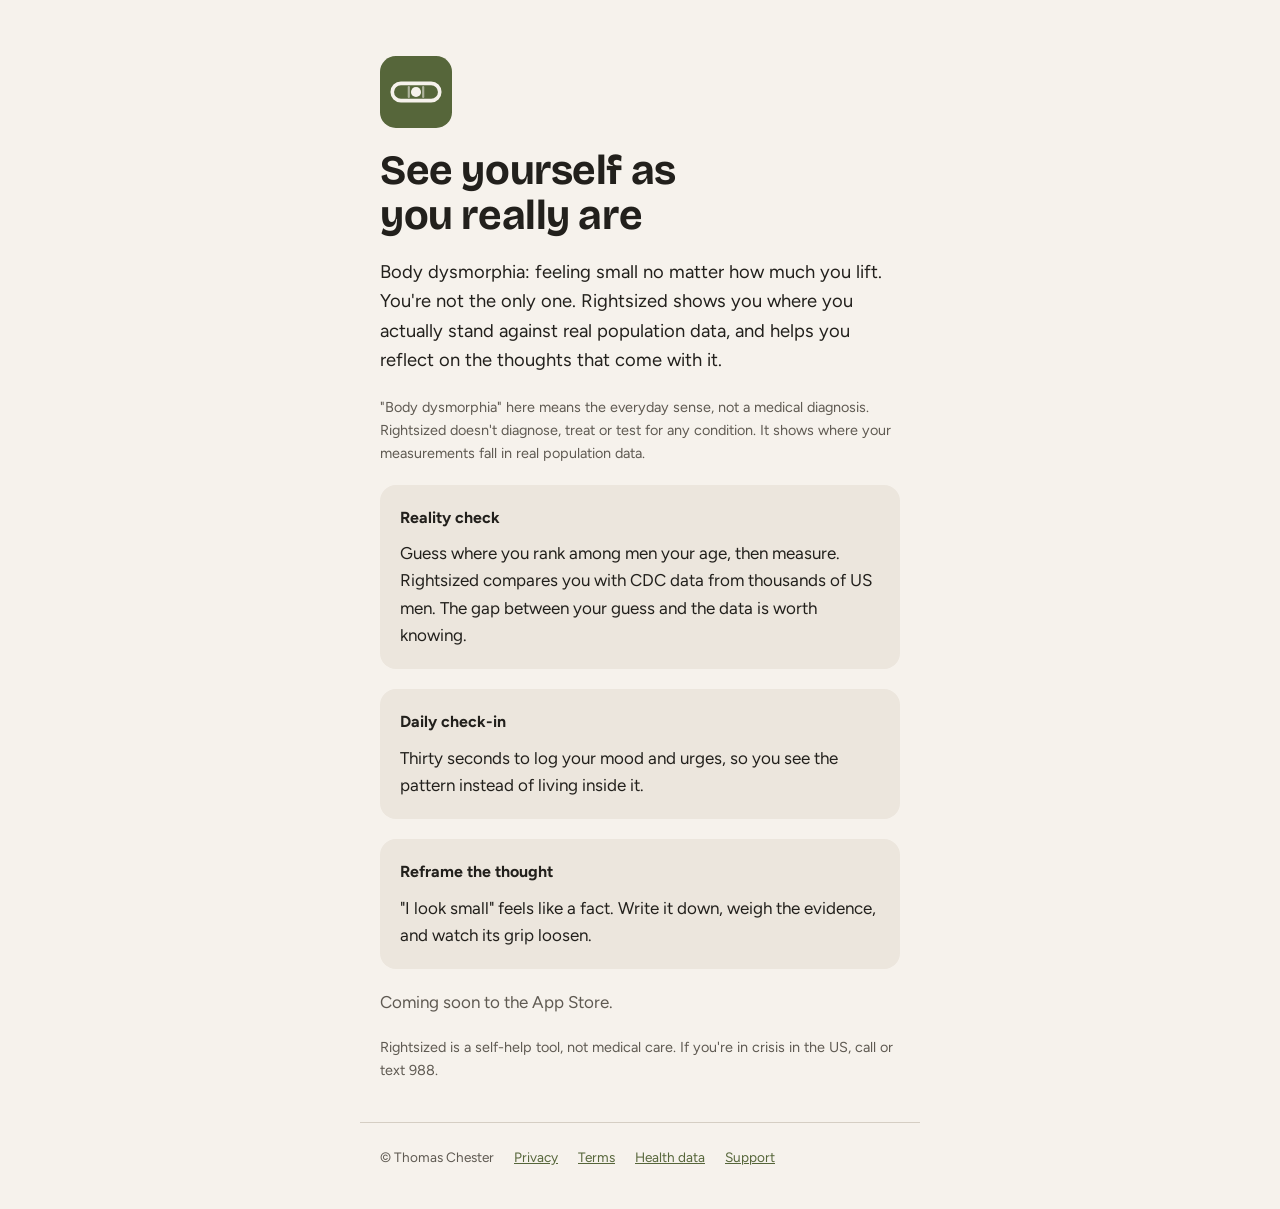
<file: index.html>
<!doctype html>
<html lang="en">
<head>
<meta charset="utf-8">
<meta name="viewport" content="width=device-width, initial-scale=1">
<title>Rightsized · See yourself as you really are</title>
<meta name="description" content="Rightsized is a self-reflection app for men who feel small no matter how much they lift: compare how you see your body with real population data, check in daily, and journal your thoughts.">
<link rel="icon" href="assets/favicon.png">
<link rel="preconnect" href="https://fonts.googleapis.com">
<link rel="stylesheet" href="https://fonts.googleapis.com/css2?family=Bricolage+Grotesque:opsz,wght@12..96,700&family=Figtree:wght@400;600;700&display=swap">
<link rel="stylesheet" href="assets/site.css">
</head>
<body>
<main>
  <img class="logo" src="assets/logo.svg" alt="Rightsized logo">
  <h1>See yourself as you really are</h1>
  <p class="lede">Body dysmorphia: feeling small no matter how much you lift. You're not the only one. Rightsized shows you where you actually stand against real population data, and helps you reflect on the thoughts that come with it.</p>
  <p class="small muted">"Body dysmorphia" here means the everyday sense, not a medical diagnosis. Rightsized doesn't diagnose, treat or test for any condition. It shows where your measurements fall in real population data.</p>
  <div class="card">
    <h2>Reality check</h2>
    <p>Guess where you rank among men your age, then measure. Rightsized compares you with CDC data from thousands of US men. The gap between your guess and the data is worth knowing.</p>
  </div>
  <div class="card">
    <h2>Daily check-in</h2>
    <p>Thirty seconds to log your mood and urges, so you see the pattern instead of living inside it.</p>
  </div>
  <div class="card">
    <h2>Reframe the thought</h2>
    <p>"I look small" feels like a fact. Write it down, weigh the evidence, and watch its grip loosen.</p>
  </div>
  <p class="muted">Coming soon to the App Store.</p>
  <p class="small muted">Rightsized is a self-help tool, not medical care. If you're in crisis in the US, call or text 988.</p>
</main>
<footer>
  <span>© Thomas Chester</span>
  <a href="privacy/">Privacy</a>
  <a href="terms/">Terms</a>
  <a href="health-data/">Health data</a>
  <a href="support/">Support</a>
</footer>
</body>
</html>
</file>
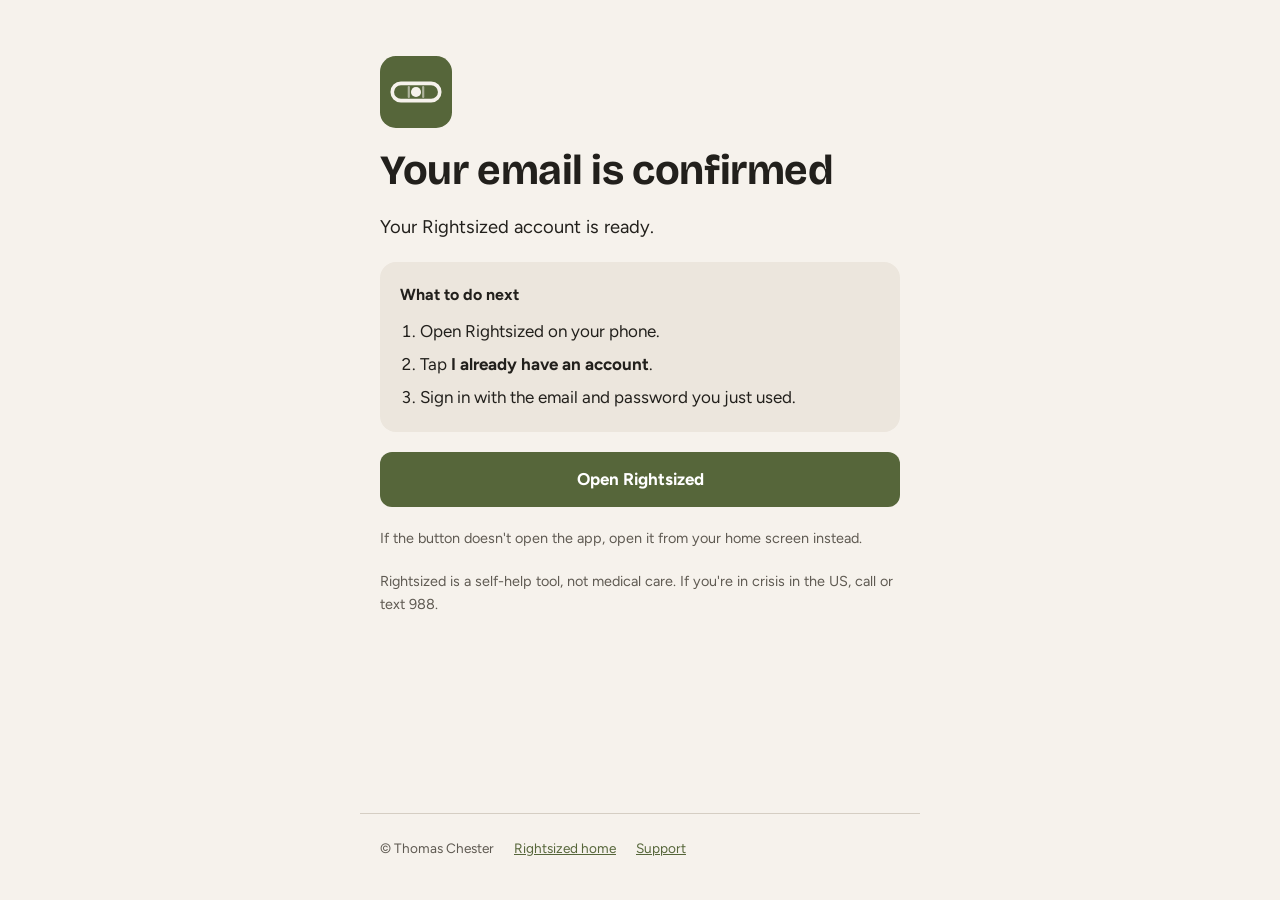
<file: confirmed/index.html>
<!doctype html>
<html lang="en">
<head>
<meta charset="utf-8">
<meta name="viewport" content="width=device-width, initial-scale=1">
<meta name="robots" content="noindex">
<title>Email confirmed · Rightsized</title>
<link rel="icon" href="../assets/favicon.png">
<link rel="preconnect" href="https://fonts.googleapis.com">
<link rel="stylesheet" href="https://fonts.googleapis.com/css2?family=Bricolage+Grotesque:opsz,wght@12..96,700&family=Figtree:wght@400;600;700&display=swap">
<link rel="stylesheet" href="../assets/site.css">
</head>
<body>
<main>
  <img class="logo" src="../assets/logo.svg" alt="Rightsized logo">

  <section id="ok">
    <div style="display:flex;flex-direction:column;gap:20px">
      <h1>Your email is confirmed</h1>
      <p class="lede">Your Rightsized account is ready.</p>
      <div class="card">
        <h2>What to do next</h2>
        <ol>
          <li>Open Rightsized on your phone.</li>
          <li>Tap <strong>I already have an account</strong>.</li>
          <li>Sign in with the email and password you just used.</li>
        </ol>
      </div>
      <a class="button" href="rightsized://">Open Rightsized</a>
      <p class="small muted">If the button doesn't open the app, open it from your home screen instead.</p>
    </div>
  </section>

  <section id="failed" hidden>
    <div style="display:flex;flex-direction:column;gap:20px">
      <h1>This link didn't work</h1>
      <p class="lede" id="failed-reason">The confirmation link has expired or was already used.</p>
      <div class="card">
        <h2>Try this</h2>
        <ol>
          <li>Open Rightsized and try signing in. If your email was already confirmed, it will work.</li>
          <li>If not, sign up again with the same email to get a fresh link.</li>
        </ol>
      </div>
    </div>
  </section>

  <p class="small muted">Rightsized is a self-help tool, not medical care. If you're in crisis in the US, call or text 988.</p>
</main>
<footer>
  <span>© Thomas Chester</span>
  <a href="../">Rightsized home</a>
  <a href="../support/">Support</a>
</footer>
<script>
  // Supabase reports a failed confirmation in the query string or the hash.
  (function () {
    var params = new URLSearchParams(location.search + '&' + location.hash.replace(/^#/, ''));
    var error = params.get('error_description') || params.get('error');
    if (!error) return;
    document.getElementById('ok').hidden = true;
    document.getElementById('failed').hidden = false;
    if (/expired|invalid/i.test(error)) return;
    document.getElementById('failed-reason').textContent = error.replace(/\+/g, ' ');
  })();
</script>
</body>
</html>
</file>
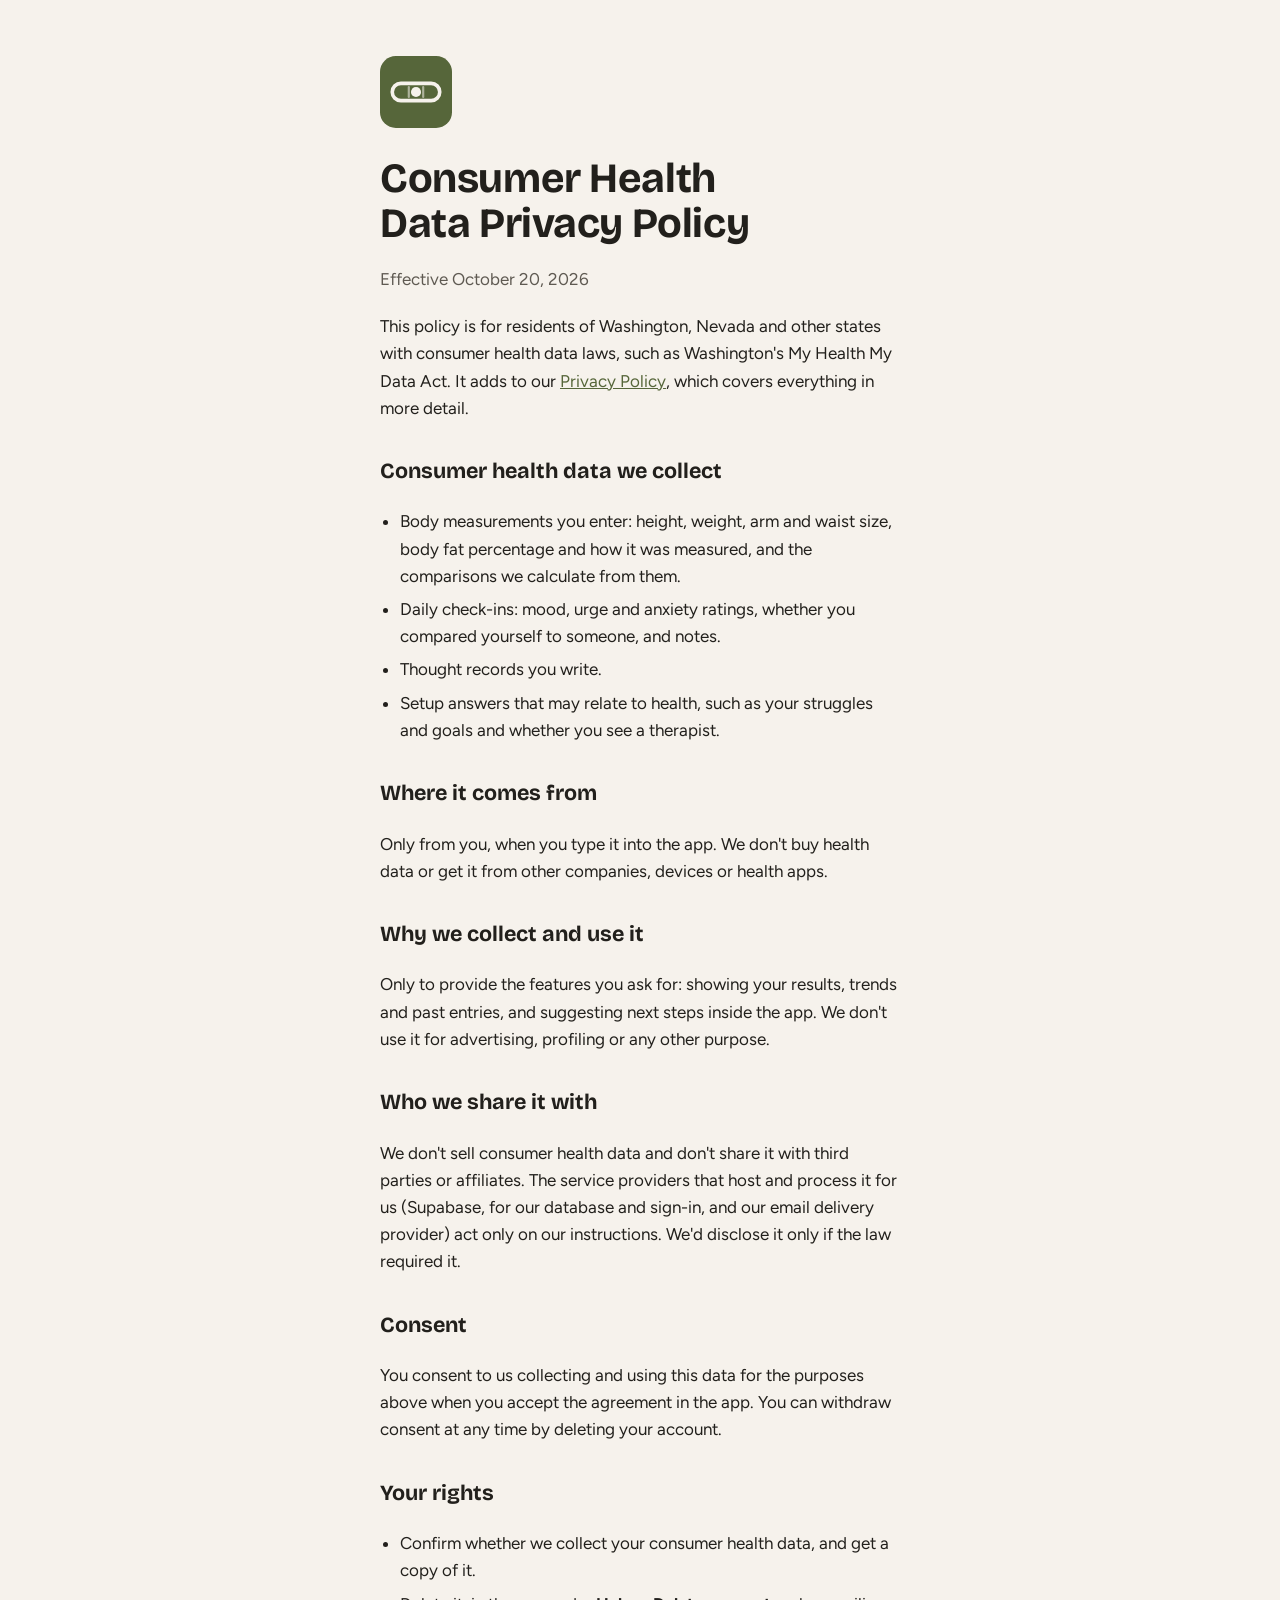
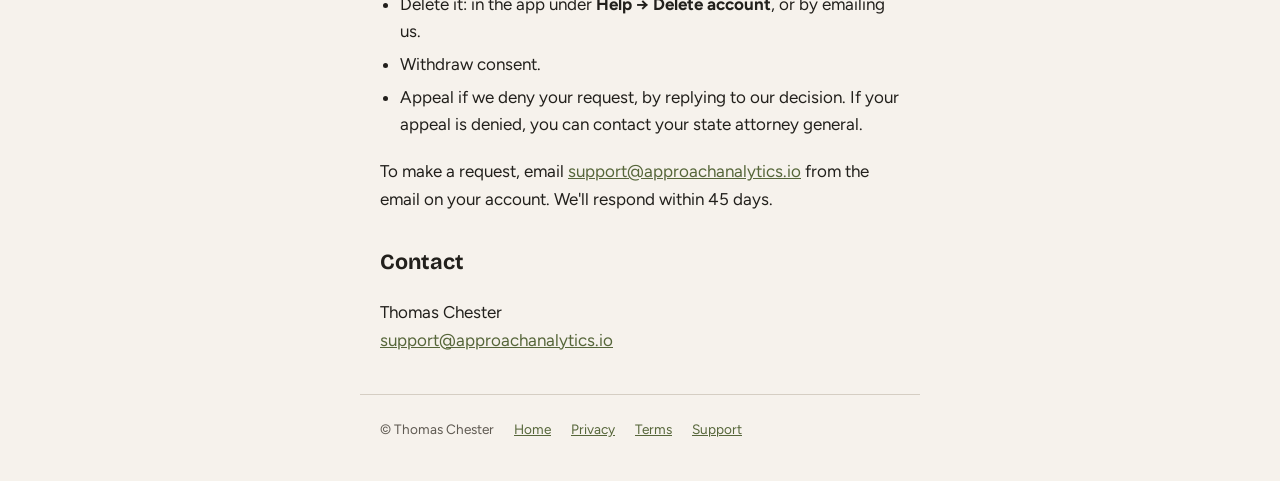
<file: health-data/index.html>
<!doctype html>
<html lang="en">
<head>
<meta charset="utf-8">
<meta name="viewport" content="width=device-width, initial-scale=1">
<title>Consumer Health Data Privacy Policy · Rightsized</title>
<link rel="icon" href="../assets/favicon.png">
<link rel="preconnect" href="https://fonts.googleapis.com">
<link rel="stylesheet" href="https://fonts.googleapis.com/css2?family=Bricolage+Grotesque:opsz,wght@12..96,700&family=Figtree:wght@400;600;700&display=swap">
<link rel="stylesheet" href="../assets/site.css">
<style>
  .doc h2 { font-family: var(--display); font-size: 1.35rem; margin: 12px 0 0; }
  .doc ul { margin: 0; padding-left: 1.2em; display: flex; flex-direction: column; gap: 6px; }
</style>
</head>
<body>
<main class="doc">
  <a href="../"><img class="logo" src="../assets/logo.svg" alt="Rightsized home"></a>
  <h1>Consumer Health Data Privacy Policy</h1>
  <p class="muted">Effective October 20, 2026</p>

  <p>This policy is for residents of Washington, Nevada and other states with consumer health data laws, such as Washington's My Health My Data Act. It adds to our <a href="../privacy/">Privacy Policy</a>, which covers everything in more detail.</p>

  <h2>Consumer health data we collect</h2>
  <ul>
    <li>Body measurements you enter: height, weight, arm and waist size, body fat percentage and how it was measured, and the comparisons we calculate from them.</li>
    <li>Daily check-ins: mood, urge and anxiety ratings, whether you compared yourself to someone, and notes.</li>
    <li>Thought records you write.</li>
    <li>Setup answers that may relate to health, such as your struggles and goals and whether you see a therapist.</li>
  </ul>

  <h2>Where it comes from</h2>
  <p>Only from you, when you type it into the app. We don't buy health data or get it from other companies, devices or health apps.</p>

  <h2>Why we collect and use it</h2>
  <p>Only to provide the features you ask for: showing your results, trends and past entries, and suggesting next steps inside the app. We don't use it for advertising, profiling or any other purpose.</p>

  <h2>Who we share it with</h2>
  <p>We don't sell consumer health data and don't share it with third parties or affiliates. The service providers that host and process it for us (Supabase, for our database and sign-in, and our email delivery provider) act only on our instructions. We'd disclose it only if the law required it.</p>

  <h2>Consent</h2>
  <p>You consent to us collecting and using this data for the purposes above when you accept the agreement in the app. You can withdraw consent at any time by deleting your account.</p>

  <h2>Your rights</h2>
  <ul>
    <li>Confirm whether we collect your consumer health data, and get a copy of it.</li>
    <li>Delete it: in the app under <strong>Help → Delete account</strong>, or by emailing us.</li>
    <li>Withdraw consent.</li>
    <li>Appeal if we deny your request, by replying to our decision. If your appeal is denied, you can contact your state attorney general.</li>
  </ul>
  <p>To make a request, email <a href="mailto:support@approachanalytics.io">support@approachanalytics.io</a> from the email on your account. We'll respond within 45 days.</p>

  <h2>Contact</h2>
  <p>Thomas Chester<br><a href="mailto:support@approachanalytics.io">support@approachanalytics.io</a></p>
</main>
<footer>
  <span>© Thomas Chester</span>
  <a href="../">Home</a>
  <a href="../privacy/">Privacy</a>
  <a href="../terms/">Terms</a>
  <a href="../support/">Support</a>
</footer>
</body>
</html>
</file>
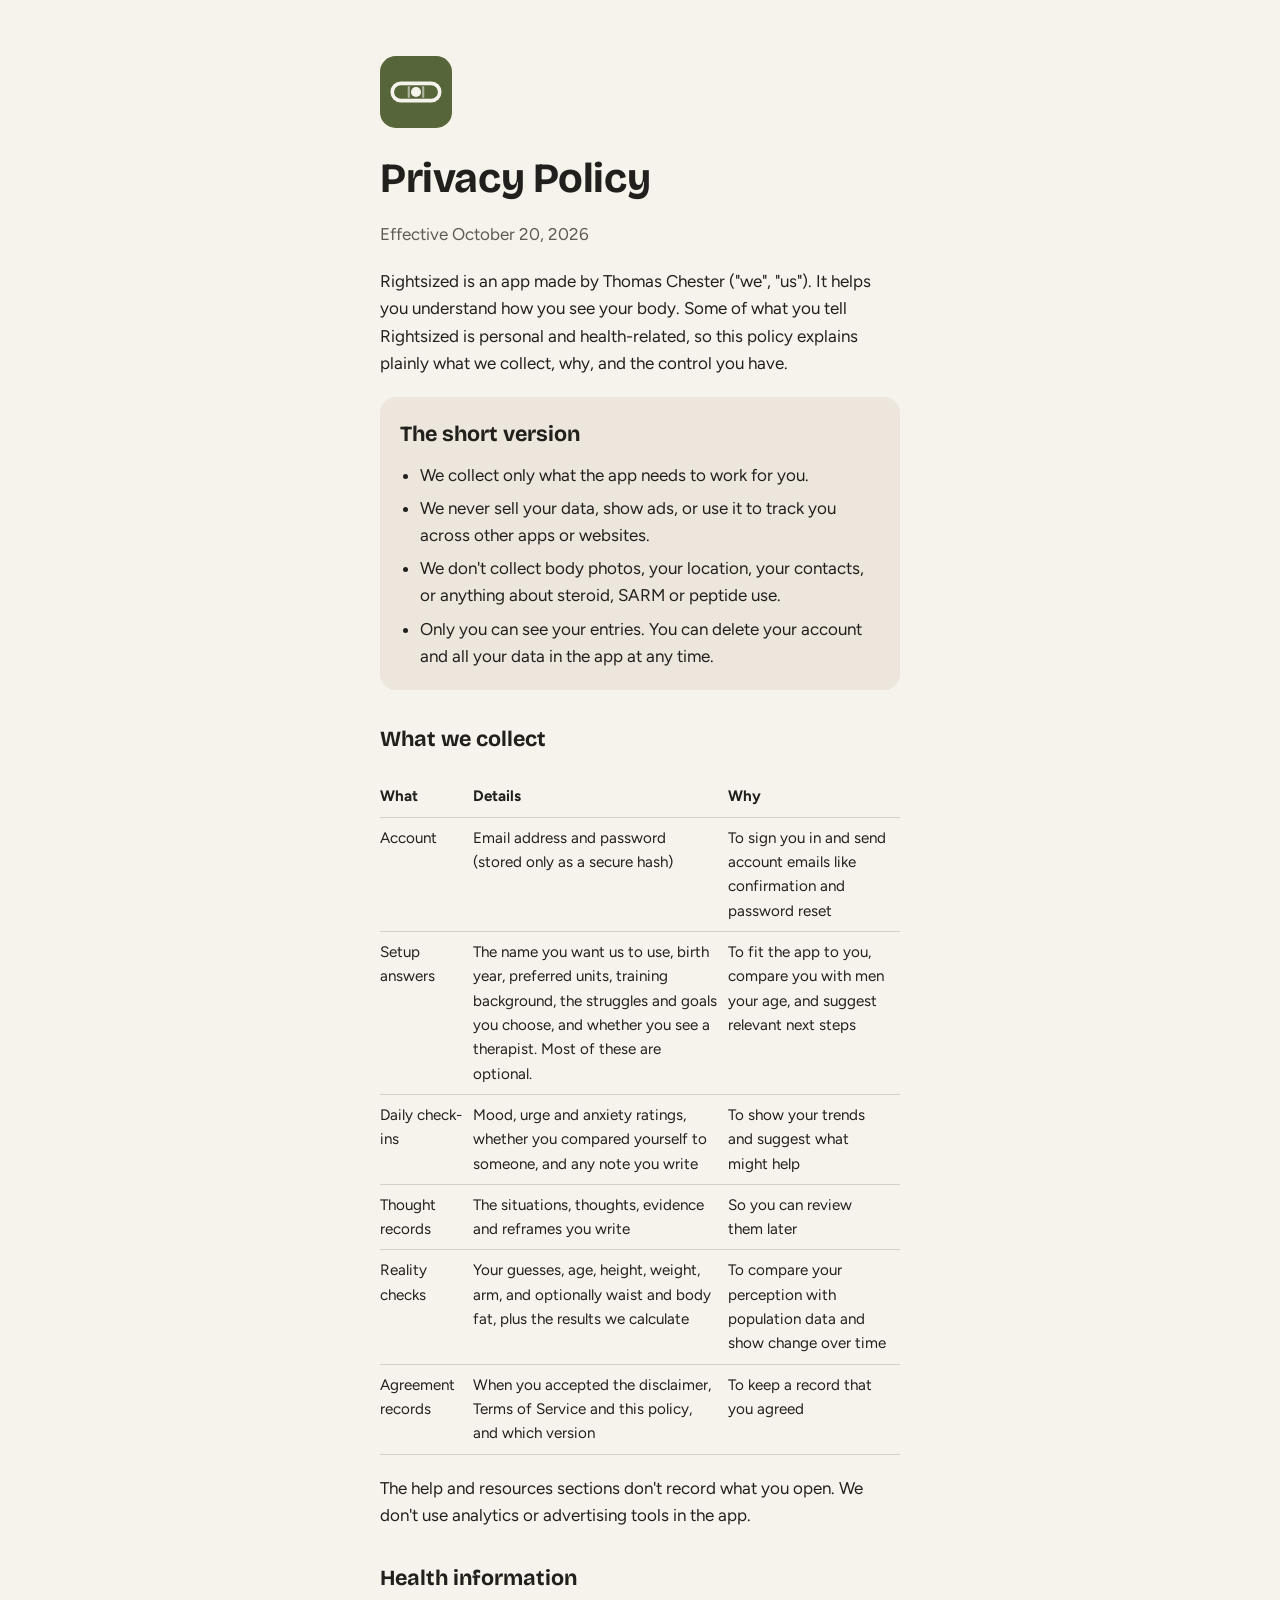
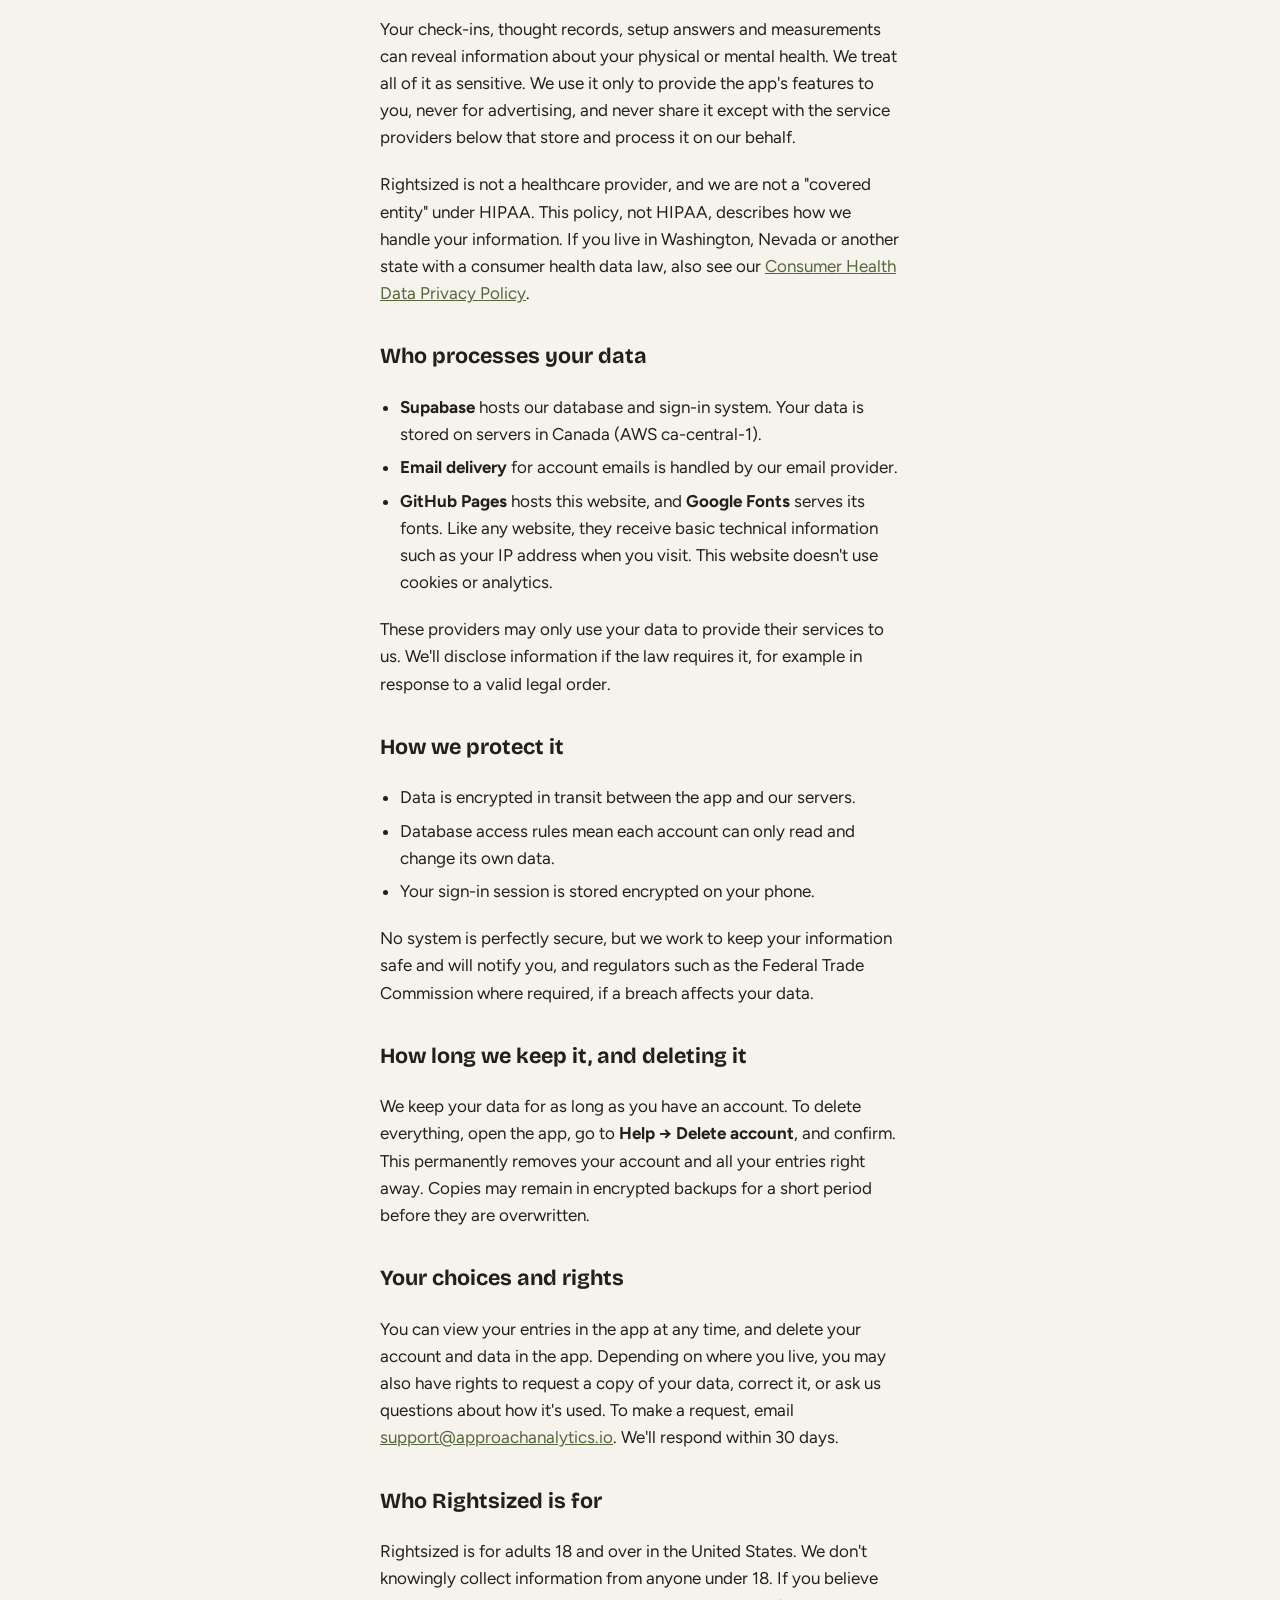
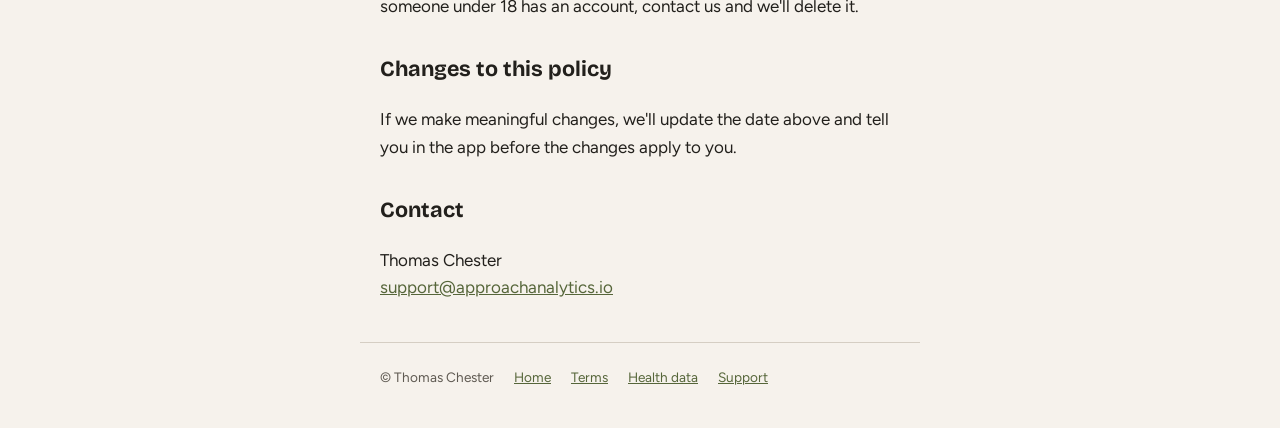
<file: privacy/index.html>
<!doctype html>
<html lang="en">
<head>
<meta charset="utf-8">
<meta name="viewport" content="width=device-width, initial-scale=1">
<title>Privacy Policy · Rightsized</title>
<link rel="icon" href="../assets/favicon.png">
<link rel="preconnect" href="https://fonts.googleapis.com">
<link rel="stylesheet" href="https://fonts.googleapis.com/css2?family=Bricolage+Grotesque:opsz,wght@12..96,700&family=Figtree:wght@400;600;700&display=swap">
<link rel="stylesheet" href="../assets/site.css">
<style>
  .doc h2 { font-family: var(--display); font-size: 1.35rem; margin: 12px 0 0; }
  .doc ul { margin: 0; padding-left: 1.2em; display: flex; flex-direction: column; gap: 6px; }
  .doc table { width: 100%; border-collapse: collapse; font-size: 0.95rem; }
  .doc th, .doc td { text-align: left; vertical-align: top; padding: 8px 10px 8px 0; border-bottom: 1px solid var(--border); }
  .doc th { font-weight: 700; }
  .table-wrap { overflow-x: auto; }
</style>
</head>
<body>
<main class="doc">
  <a href="../"><img class="logo" src="../assets/logo.svg" alt="Rightsized home"></a>
  <h1>Privacy Policy</h1>
  <p class="muted">Effective October 20, 2026</p>

  <p>Rightsized is an app made by Thomas Chester ("we", "us"). It helps you understand how you see your body. Some of what you tell Rightsized is personal and health-related, so this policy explains plainly what we collect, why, and the control you have.</p>

  <div class="card">
    <h2 style="margin:0">The short version</h2>
    <ul>
      <li>We collect only what the app needs to work for you.</li>
      <li>We never sell your data, show ads, or use it to track you across other apps or websites.</li>
      <li>We don't collect body photos, your location, your contacts, or anything about steroid, SARM or peptide use.</li>
      <li>Only you can see your entries. You can delete your account and all your data in the app at any time.</li>
    </ul>
  </div>

  <h2>What we collect</h2>
  <div class="table-wrap">
    <table>
      <tr><th>What</th><th>Details</th><th>Why</th></tr>
      <tr><td>Account</td><td>Email address and password (stored only as a secure hash)</td><td>To sign you in and send account emails like confirmation and password reset</td></tr>
      <tr><td>Setup answers</td><td>The name you want us to use, birth year, preferred units, training background, the struggles and goals you choose, and whether you see a therapist. Most of these are optional.</td><td>To fit the app to you, compare you with men your age, and suggest relevant next steps</td></tr>
      <tr><td>Daily check-ins</td><td>Mood, urge and anxiety ratings, whether you compared yourself to someone, and any note you write</td><td>To show your trends and suggest what might help</td></tr>
      <tr><td>Thought records</td><td>The situations, thoughts, evidence and reframes you write</td><td>So you can review them later</td></tr>
      <tr><td>Reality checks</td><td>Your guesses, age, height, weight, arm, and optionally waist and body fat, plus the results we calculate</td><td>To compare your perception with population data and show change over time</td></tr>
      <tr><td>Agreement records</td><td>When you accepted the disclaimer, Terms of Service and this policy, and which version</td><td>To keep a record that you agreed</td></tr>
    </table>
  </div>
  <p>The help and resources sections don't record what you open. We don't use analytics or advertising tools in the app.</p>

  <h2>Health information</h2>
  <p>Your check-ins, thought records, setup answers and measurements can reveal information about your physical or mental health. We treat all of it as sensitive. We use it only to provide the app's features to you, never for advertising, and never share it except with the service providers below that store and process it on our behalf.</p>
  <p>Rightsized is not a healthcare provider, and we are not a "covered entity" under HIPAA. This policy, not HIPAA, describes how we handle your information. If you live in Washington, Nevada or another state with a consumer health data law, also see our <a href="../health-data/">Consumer Health Data Privacy Policy</a>.</p>

  <h2>Who processes your data</h2>
  <ul>
    <li><strong>Supabase</strong> hosts our database and sign-in system. Your data is stored on servers in Canada (AWS ca-central-1).</li>
    <li><strong>Email delivery</strong> for account emails is handled by our email provider.</li>
    <li><strong>GitHub Pages</strong> hosts this website, and <strong>Google Fonts</strong> serves its fonts. Like any website, they receive basic technical information such as your IP address when you visit. This website doesn't use cookies or analytics.</li>
  </ul>
  <p>These providers may only use your data to provide their services to us. We'll disclose information if the law requires it, for example in response to a valid legal order.</p>

  <h2>How we protect it</h2>
  <ul>
    <li>Data is encrypted in transit between the app and our servers.</li>
    <li>Database access rules mean each account can only read and change its own data.</li>
    <li>Your sign-in session is stored encrypted on your phone.</li>
  </ul>
  <p>No system is perfectly secure, but we work to keep your information safe and will notify you, and regulators such as the Federal Trade Commission where required, if a breach affects your data.</p>

  <h2>How long we keep it, and deleting it</h2>
  <p>We keep your data for as long as you have an account. To delete everything, open the app, go to <strong>Help → Delete account</strong>, and confirm. This permanently removes your account and all your entries right away. Copies may remain in encrypted backups for a short period before they are overwritten.</p>

  <h2>Your choices and rights</h2>
  <p>You can view your entries in the app at any time, and delete your account and data in the app. Depending on where you live, you may also have rights to request a copy of your data, correct it, or ask us questions about how it's used. To make a request, email <a href="mailto:support@approachanalytics.io">support@approachanalytics.io</a>. We'll respond within 30 days.</p>

  <h2>Who Rightsized is for</h2>
  <p>Rightsized is for adults 18 and over in the United States. We don't knowingly collect information from anyone under 18. If you believe someone under 18 has an account, contact us and we'll delete it.</p>

  <h2>Changes to this policy</h2>
  <p>If we make meaningful changes, we'll update the date above and tell you in the app before the changes apply to you.</p>

  <h2>Contact</h2>
  <p>Thomas Chester<br><a href="mailto:support@approachanalytics.io">support@approachanalytics.io</a></p>
</main>
<footer>
  <span>© Thomas Chester</span>
  <a href="../">Home</a>
  <a href="../terms/">Terms</a>
  <a href="../health-data/">Health data</a>
  <a href="../support/">Support</a>
</footer>
</body>
</html>
</file>
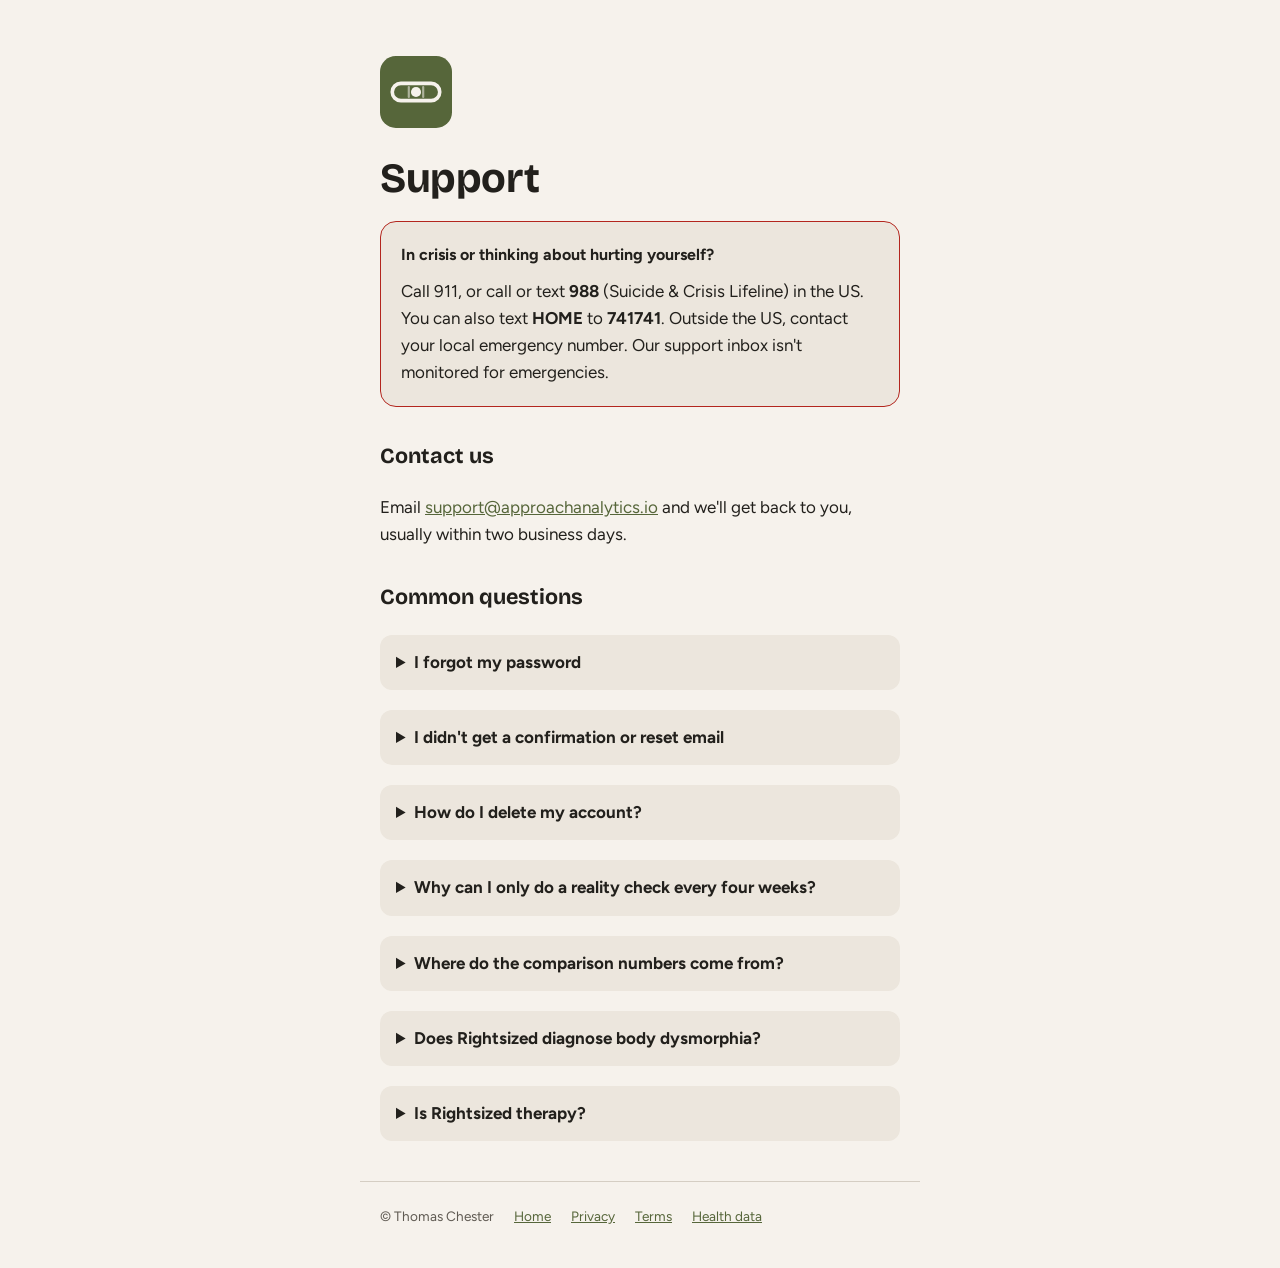
<file: support/index.html>
<!doctype html>
<html lang="en">
<head>
<meta charset="utf-8">
<meta name="viewport" content="width=device-width, initial-scale=1">
<title>Support · Rightsized</title>
<link rel="icon" href="../assets/favicon.png">
<link rel="preconnect" href="https://fonts.googleapis.com">
<link rel="stylesheet" href="https://fonts.googleapis.com/css2?family=Bricolage+Grotesque:opsz,wght@12..96,700&family=Figtree:wght@400;600;700&display=swap">
<link rel="stylesheet" href="../assets/site.css">
<style>
  .doc h2 { font-family: var(--display); font-size: 1.35rem; margin: 12px 0 0; }
  details { background: var(--surface); border-radius: 12px; padding: 14px 16px; }
  summary { font-weight: 700; cursor: pointer; min-height: 24px; }
  details p { margin-top: 10px; }
</style>
</head>
<body>
<main class="doc">
  <a href="../"><img class="logo" src="../assets/logo.svg" alt="Rightsized home"></a>
  <h1>Support</h1>

  <div class="card" style="border:1px solid var(--urgent)">
    <h2 style="margin:0;font-family:var(--body);font-size:1rem">In crisis or thinking about hurting yourself?</h2>
    <p>Call 911, or call or text <strong>988</strong> (Suicide &amp; Crisis Lifeline) in the US. You can also text <strong>HOME</strong> to <strong>741741</strong>. Outside the US, contact your local emergency number. Our support inbox isn't monitored for emergencies.</p>
  </div>

  <h2>Contact us</h2>
  <p>Email <a href="mailto:support@approachanalytics.io">support@approachanalytics.io</a> and we'll get back to you, usually within two business days.</p>

  <h2>Common questions</h2>

  <details>
    <summary>I forgot my password</summary>
    <p>On the sign-in screen, enter your email and tap <strong>Forgot password?</strong> Open the email on the same phone and tap the link to set a new password.</p>
  </details>

  <details>
    <summary>I didn't get a confirmation or reset email</summary>
    <p>Check your spam or promotions folder and wait a few minutes. If it still hasn't arrived, email us from the address you signed up with.</p>
  </details>

  <details>
    <summary>How do I delete my account?</summary>
    <p>In the app, go to <strong>Help → Delete account</strong> and confirm. Your account and all your entries are permanently deleted right away. See our <a href="../privacy/">privacy policy</a> for details.</p>
  </details>

  <details>
    <summary>Why can I only do a reality check every four weeks?</summary>
    <p>Measuring often can turn into body-checking, which tends to make body worries worse. Your body also doesn't change meaningfully week to week, so a monthly check gives a truer picture.</p>
  </details>

  <details>
    <summary>Where do the comparison numbers come from?</summary>
    <p>From the CDC's National Health and Nutrition Examination Survey (August 2021 to August 2023), which measured thousands of US men. We compare you with men in your age group. Arm size is measured relaxed, not flexed, because that's how the survey measured it.</p>
  </details>

  <details>
    <summary>Does Rightsized diagnose body dysmorphia?</summary>
    <p>No. We use "body dysmorphia" the way people use it in everyday conversation: feeling small no matter how much you lift. It isn't a diagnosis, and Rightsized doesn't test for, treat or measure any condition. It just shows you where your measurements actually fall compared with real population data. Only a licensed professional can tell you whether you have body dysmorphic disorder.</p>
  </details>

  <details>
    <summary>Is Rightsized therapy?</summary>
    <p>No. Rightsized is a self-reflection tool to help you understand yourself better. It isn't medical or psychological care. If body image is affecting your life, a therapist who treats body dysmorphic disorder can help. The <a href="https://iocdf.org/find-help/">IOCDF directory</a> is a good place to start.</p>
  </details>
</main>
<footer>
  <span>© Thomas Chester</span>
  <a href="../">Home</a>
  <a href="../privacy/">Privacy</a>
  <a href="../terms/">Terms</a>
  <a href="../health-data/">Health data</a>
</footer>
</body>
</html>
</file>
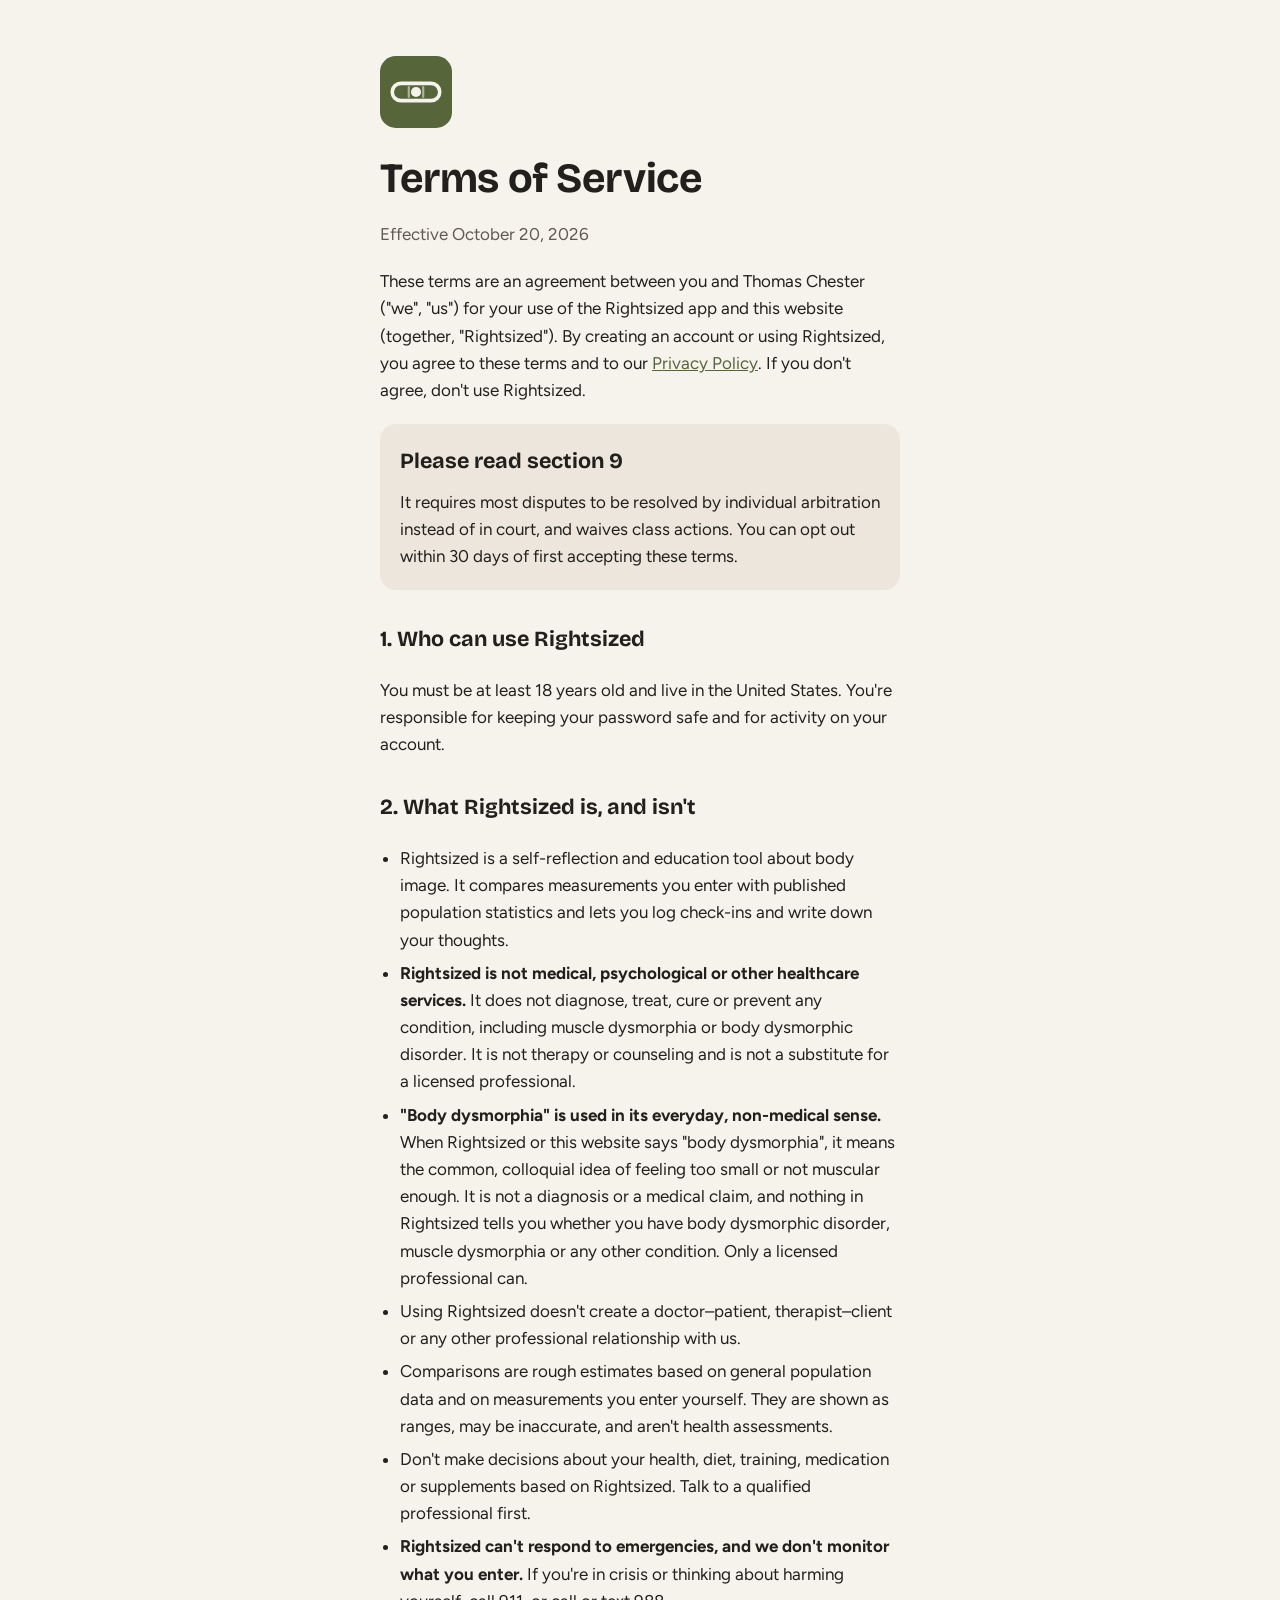
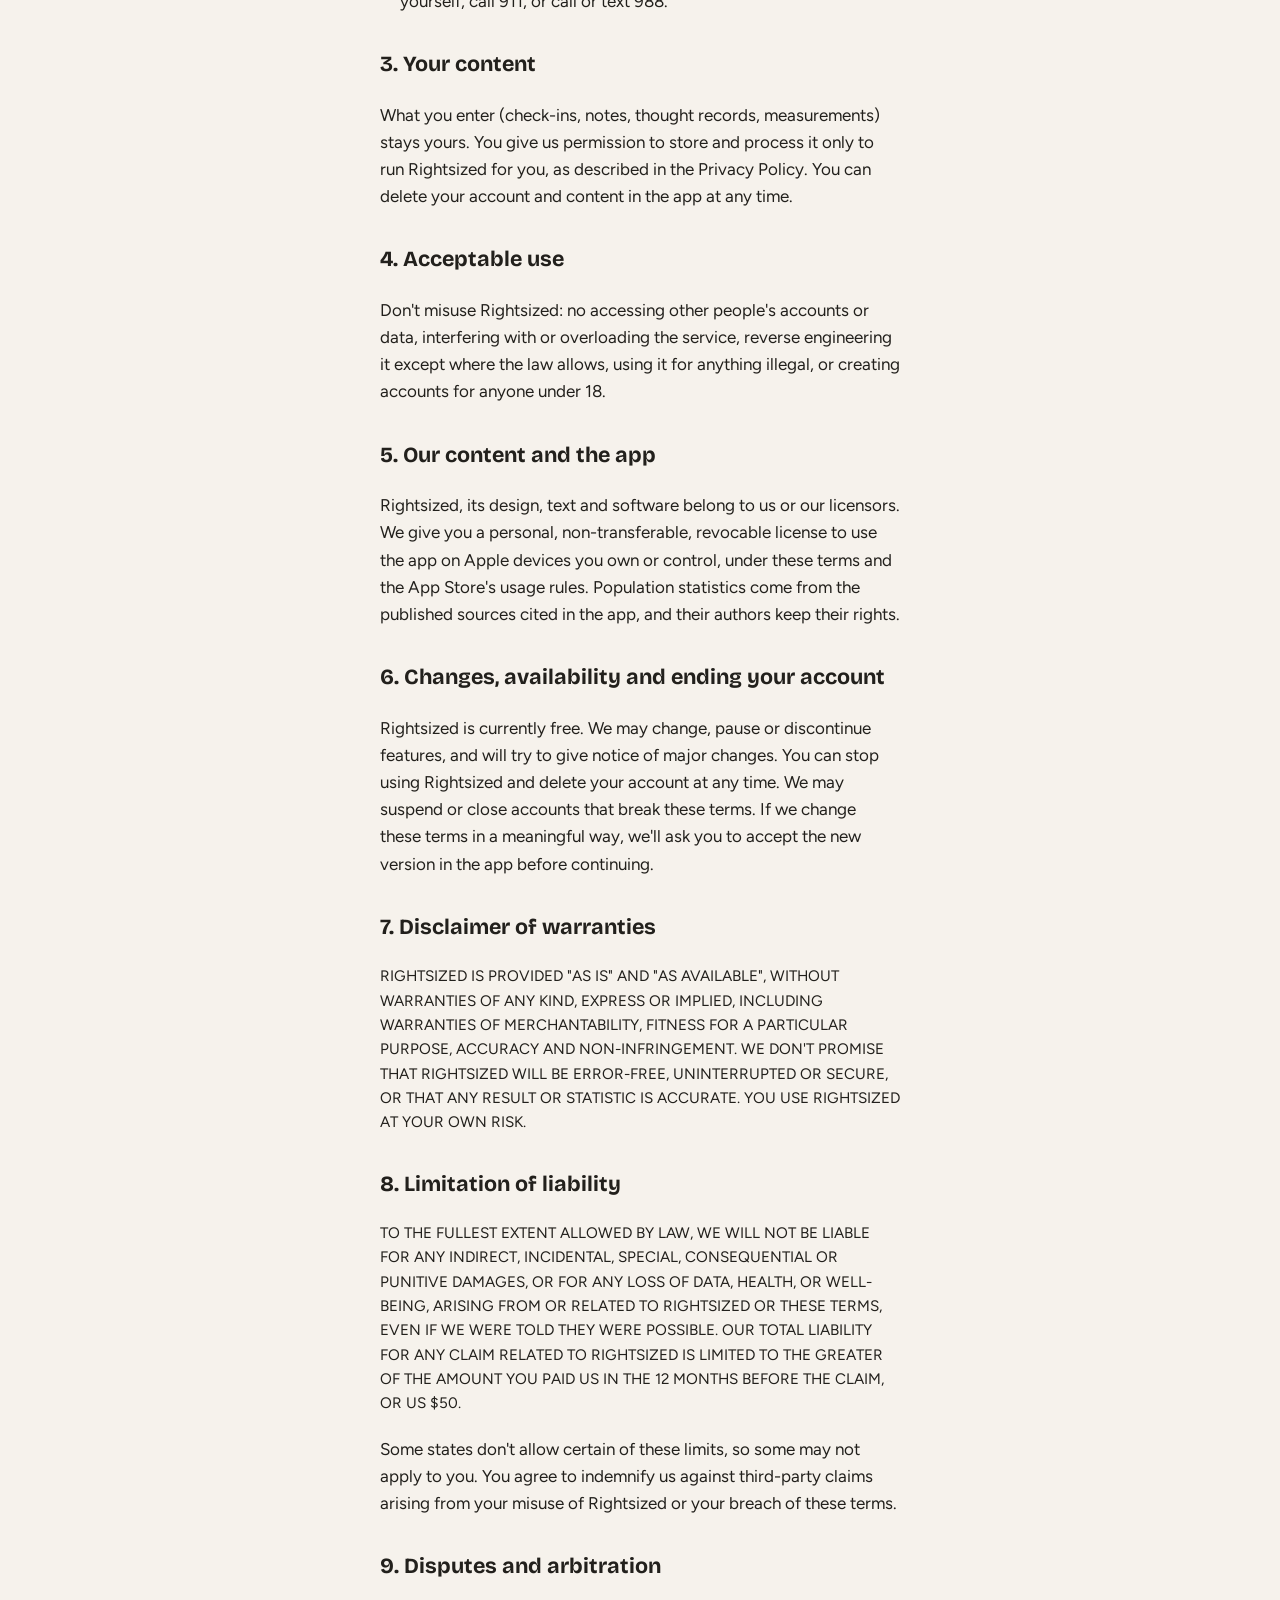
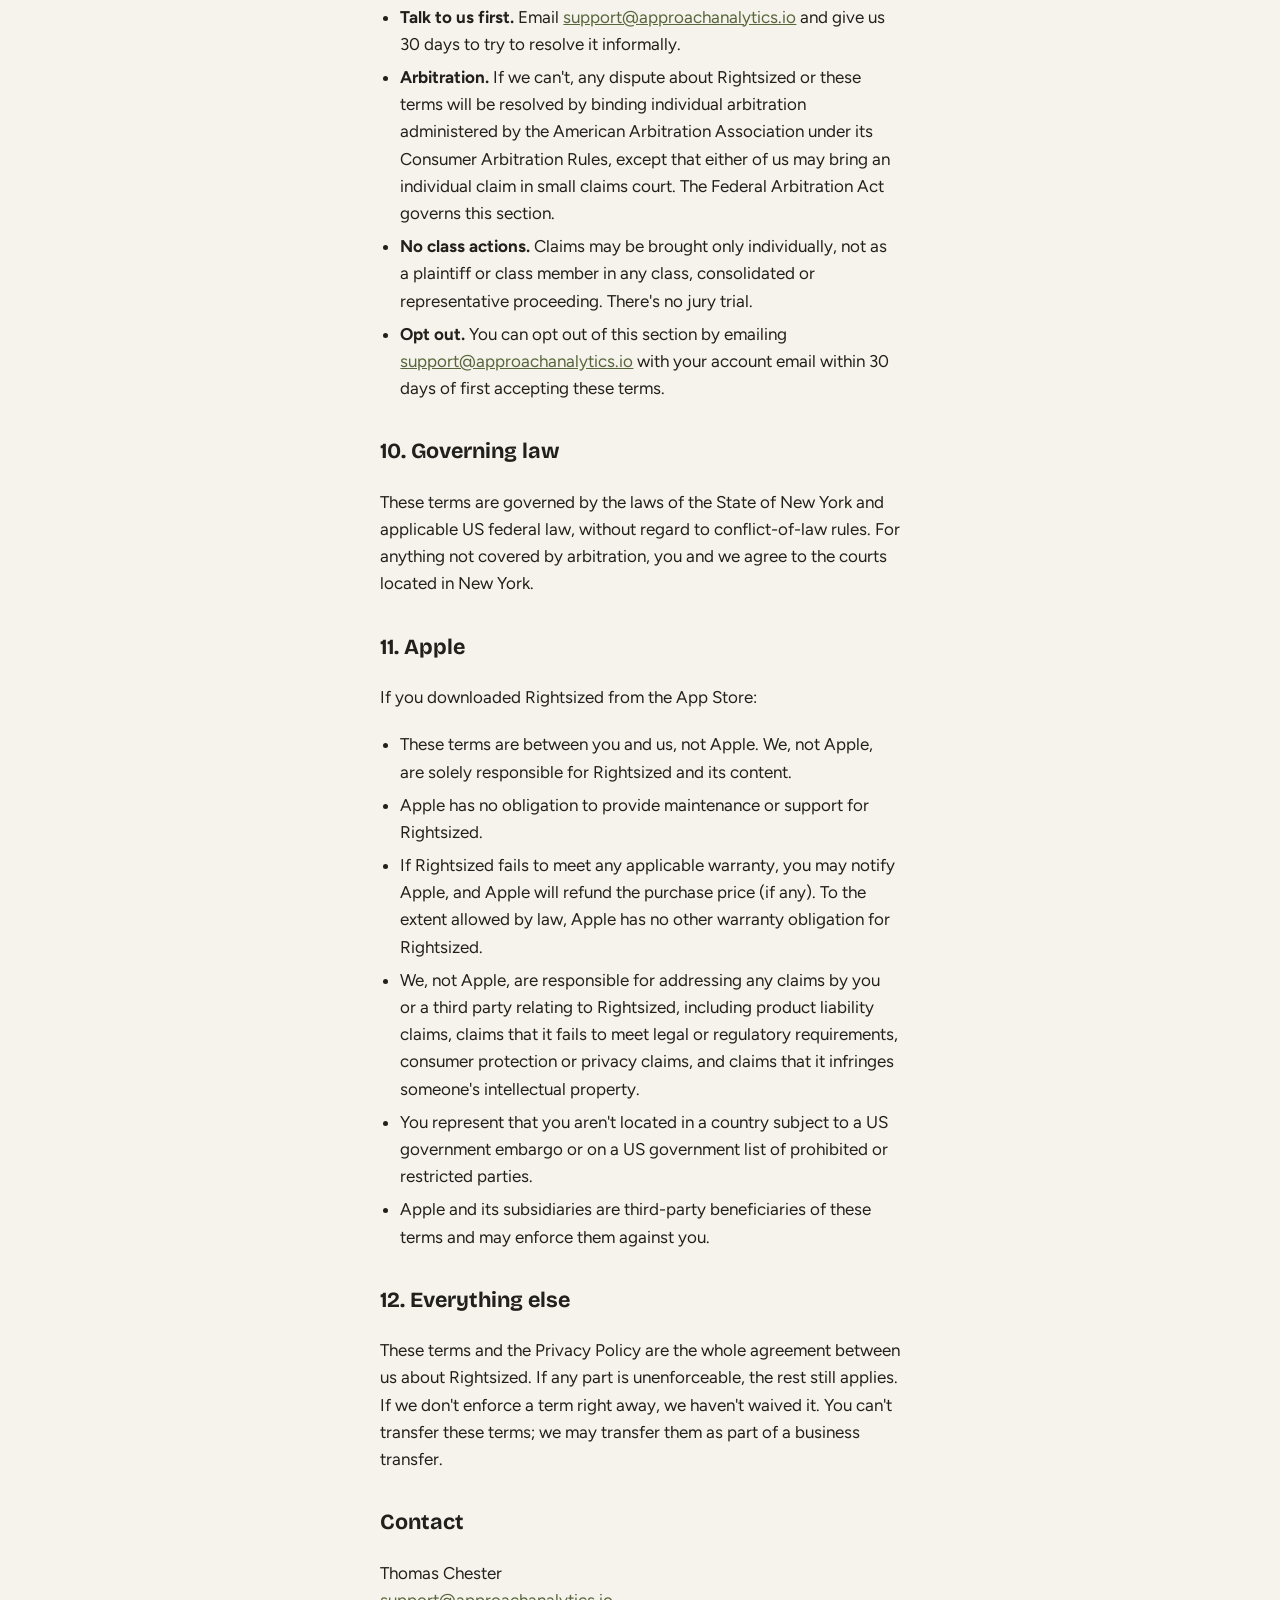
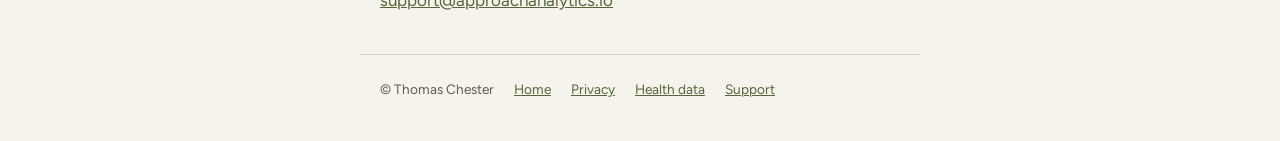
<file: terms/index.html>
<!doctype html>
<html lang="en">
<head>
<meta charset="utf-8">
<meta name="viewport" content="width=device-width, initial-scale=1">
<title>Terms of Service · Rightsized</title>
<link rel="icon" href="../assets/favicon.png">
<link rel="preconnect" href="https://fonts.googleapis.com">
<link rel="stylesheet" href="https://fonts.googleapis.com/css2?family=Bricolage+Grotesque:opsz,wght@12..96,700&family=Figtree:wght@400;600;700&display=swap">
<link rel="stylesheet" href="../assets/site.css">
<style>
  .doc h2 { font-family: var(--display); font-size: 1.35rem; margin: 12px 0 0; }
  .doc ul { margin: 0; padding-left: 1.2em; display: flex; flex-direction: column; gap: 6px; }
  .caps { text-transform: uppercase; font-size: 0.95rem; }
</style>
</head>
<body>
<main class="doc">
  <a href="../"><img class="logo" src="../assets/logo.svg" alt="Rightsized home"></a>
  <h1>Terms of Service</h1>
  <p class="muted">Effective October 20, 2026</p>

  <p>These terms are an agreement between you and Thomas Chester ("we", "us") for your use of the Rightsized app and this website (together, "Rightsized"). By creating an account or using Rightsized, you agree to these terms and to our <a href="../privacy/">Privacy Policy</a>. If you don't agree, don't use Rightsized.</p>

  <div class="card">
    <h2 style="margin:0">Please read section 9</h2>
    <p>It requires most disputes to be resolved by individual arbitration instead of in court, and waives class actions. You can opt out within 30 days of first accepting these terms.</p>
  </div>

  <h2>1. Who can use Rightsized</h2>
  <p>You must be at least 18 years old and live in the United States. You're responsible for keeping your password safe and for activity on your account.</p>

  <h2>2. What Rightsized is, and isn't</h2>
  <ul>
    <li>Rightsized is a self-reflection and education tool about body image. It compares measurements you enter with published population statistics and lets you log check-ins and write down your thoughts.</li>
    <li><strong>Rightsized is not medical, psychological or other healthcare services.</strong> It does not diagnose, treat, cure or prevent any condition, including muscle dysmorphia or body dysmorphic disorder. It is not therapy or counseling and is not a substitute for a licensed professional.</li>
    <li><strong>"Body dysmorphia" is used in its everyday, non-medical sense.</strong> When Rightsized or this website says "body dysmorphia", it means the common, colloquial idea of feeling too small or not muscular enough. It is not a diagnosis or a medical claim, and nothing in Rightsized tells you whether you have body dysmorphic disorder, muscle dysmorphia or any other condition. Only a licensed professional can.</li>
    <li>Using Rightsized doesn't create a doctor–patient, therapist–client or any other professional relationship with us.</li>
    <li>Comparisons are rough estimates based on general population data and on measurements you enter yourself. They are shown as ranges, may be inaccurate, and aren't health assessments.</li>
    <li>Don't make decisions about your health, diet, training, medication or supplements based on Rightsized. Talk to a qualified professional first.</li>
    <li><strong>Rightsized can't respond to emergencies, and we don't monitor what you enter.</strong> If you're in crisis or thinking about harming yourself, call 911, or call or text 988.</li>
  </ul>

  <h2>3. Your content</h2>
  <p>What you enter (check-ins, notes, thought records, measurements) stays yours. You give us permission to store and process it only to run Rightsized for you, as described in the Privacy Policy. You can delete your account and content in the app at any time.</p>

  <h2>4. Acceptable use</h2>
  <p>Don't misuse Rightsized: no accessing other people's accounts or data, interfering with or overloading the service, reverse engineering it except where the law allows, using it for anything illegal, or creating accounts for anyone under 18.</p>

  <h2>5. Our content and the app</h2>
  <p>Rightsized, its design, text and software belong to us or our licensors. We give you a personal, non-transferable, revocable license to use the app on Apple devices you own or control, under these terms and the App Store's usage rules. Population statistics come from the published sources cited in the app, and their authors keep their rights.</p>

  <h2>6. Changes, availability and ending your account</h2>
  <p>Rightsized is currently free. We may change, pause or discontinue features, and will try to give notice of major changes. You can stop using Rightsized and delete your account at any time. We may suspend or close accounts that break these terms. If we change these terms in a meaningful way, we'll ask you to accept the new version in the app before continuing.</p>

  <h2>7. Disclaimer of warranties</h2>
  <p class="caps">Rightsized is provided "as is" and "as available", without warranties of any kind, express or implied, including warranties of merchantability, fitness for a particular purpose, accuracy and non-infringement. We don't promise that Rightsized will be error-free, uninterrupted or secure, or that any result or statistic is accurate. You use Rightsized at your own risk.</p>

  <h2>8. Limitation of liability</h2>
  <p class="caps">To the fullest extent allowed by law, we will not be liable for any indirect, incidental, special, consequential or punitive damages, or for any loss of data, health, or well-being, arising from or related to Rightsized or these terms, even if we were told they were possible. Our total liability for any claim related to Rightsized is limited to the greater of the amount you paid us in the 12 months before the claim, or US $50.</p>
  <p>Some states don't allow certain of these limits, so some may not apply to you. You agree to indemnify us against third-party claims arising from your misuse of Rightsized or your breach of these terms.</p>

  <h2>9. Disputes and arbitration</h2>
  <ul>
    <li><strong>Talk to us first.</strong> Email <a href="mailto:support@approachanalytics.io">support@approachanalytics.io</a> and give us 30 days to try to resolve it informally.</li>
    <li><strong>Arbitration.</strong> If we can't, any dispute about Rightsized or these terms will be resolved by binding individual arbitration administered by the American Arbitration Association under its Consumer Arbitration Rules, except that either of us may bring an individual claim in small claims court. The Federal Arbitration Act governs this section.</li>
    <li><strong>No class actions.</strong> Claims may be brought only individually, not as a plaintiff or class member in any class, consolidated or representative proceeding. There's no jury trial.</li>
    <li><strong>Opt out.</strong> You can opt out of this section by emailing <a href="mailto:support@approachanalytics.io">support@approachanalytics.io</a> with your account email within 30 days of first accepting these terms.</li>
  </ul>

  <h2>10. Governing law</h2>
  <p>These terms are governed by the laws of the State of New York and applicable US federal law, without regard to conflict-of-law rules. For anything not covered by arbitration, you and we agree to the courts located in New York.</p>

  <h2>11. Apple</h2>
  <p>If you downloaded Rightsized from the App Store:</p>
  <ul>
    <li>These terms are between you and us, not Apple. We, not Apple, are solely responsible for Rightsized and its content.</li>
    <li>Apple has no obligation to provide maintenance or support for Rightsized.</li>
    <li>If Rightsized fails to meet any applicable warranty, you may notify Apple, and Apple will refund the purchase price (if any). To the extent allowed by law, Apple has no other warranty obligation for Rightsized.</li>
    <li>We, not Apple, are responsible for addressing any claims by you or a third party relating to Rightsized, including product liability claims, claims that it fails to meet legal or regulatory requirements, consumer protection or privacy claims, and claims that it infringes someone's intellectual property.</li>
    <li>You represent that you aren't located in a country subject to a US government embargo or on a US government list of prohibited or restricted parties.</li>
    <li>Apple and its subsidiaries are third-party beneficiaries of these terms and may enforce them against you.</li>
  </ul>

  <h2>12. Everything else</h2>
  <p>These terms and the Privacy Policy are the whole agreement between us about Rightsized. If any part is unenforceable, the rest still applies. If we don't enforce a term right away, we haven't waived it. You can't transfer these terms; we may transfer them as part of a business transfer.</p>

  <h2>Contact</h2>
  <p>Thomas Chester<br><a href="mailto:support@approachanalytics.io">support@approachanalytics.io</a></p>
</main>
<footer>
  <span>© Thomas Chester</span>
  <a href="../">Home</a>
  <a href="../privacy/">Privacy</a>
  <a href="../health-data/">Health data</a>
  <a href="../support/">Support</a>
</footer>
</body>
</html>
</file>
<file: assets/site.css>
/* Rightsized site: Olive & Sand, matching the app's theme tokens. */
:root {
  --bg: #F6F2EC;
  --surface: #ECE6DD;
  --text: #22201C;
  --text-2: #5F5A52;
  --border: #D5CEC3;
  --accent: #56663A;
  --on-accent: #FFFFFF;
  --urgent: #B3261E;
  --display: "Bricolage Grotesque", "Avenir Next", "Segoe UI", system-ui, sans-serif;
  --body: "Figtree", "Avenir Next", "Segoe UI", system-ui, sans-serif;
  color-scheme: light;
}
@media (prefers-color-scheme: dark) {
  :root {
    --bg: #15140F;
    --surface: #1F1D17;
    --text: #EEEAE2;
    --text-2: #ADA79B;
    --border: #37342B;
    --accent: #A3B373;
    --on-accent: #151A0B;
    --urgent: #F2827A;
    color-scheme: dark;
  }
}

* { box-sizing: border-box; }
html, body { margin: 0; }
body {
  background: var(--bg);
  color: var(--text);
  font-family: var(--body);
  font-size: 17px;
  line-height: 1.6;
  min-height: 100vh;
  display: flex;
  flex-direction: column;
}
main {
  width: 100%;
  max-width: 560px;
  margin: 0 auto;
  padding-inline: 20px;
  padding-block: 56px 40px;
  display: flex;
  flex-direction: column;
  gap: 20px;
  flex: 1;
}
.logo { width: 72px; height: 72px; }
h1 {
  font-family: var(--display);
  font-size: clamp(2rem, 7vw, 2.6rem);
  line-height: 1.08;
  letter-spacing: -0.01em;
  margin: 0;
  text-wrap: balance;
}
p { margin: 0; }
.lede { font-size: 1.15rem; }
.muted { color: var(--text-2); }
.small { font-size: 0.9rem; }
.card {
  background: var(--surface);
  border-radius: 16px;
  padding: 20px;
  display: flex;
  flex-direction: column;
  gap: 10px;
}
.card h2 { font-size: 1rem; margin: 0; }
ol { margin: 0; padding-left: 1.2em; display: flex; flex-direction: column; gap: 6px; }
.button {
  display: block;
  text-align: center;
  text-decoration: none;
  font-weight: 700;
  padding: 14px 18px;
  border-radius: 12px;
  background: var(--accent);
  color: var(--on-accent);
}
.button:focus-visible, a:focus-visible { outline: 3px solid var(--accent); outline-offset: 3px; }
a { color: var(--accent); }
footer {
  max-width: 560px;
  width: 100%;
  margin: 0 auto;
  padding-inline: 20px;
  padding-block: 24px 40px;
  border-top: 1px solid var(--border);
  color: var(--text-2);
  font-size: 0.85rem;
  display: flex;
  flex-wrap: wrap;
  gap: 8px 20px;
}
[hidden] { display: none !important; }
</file>
